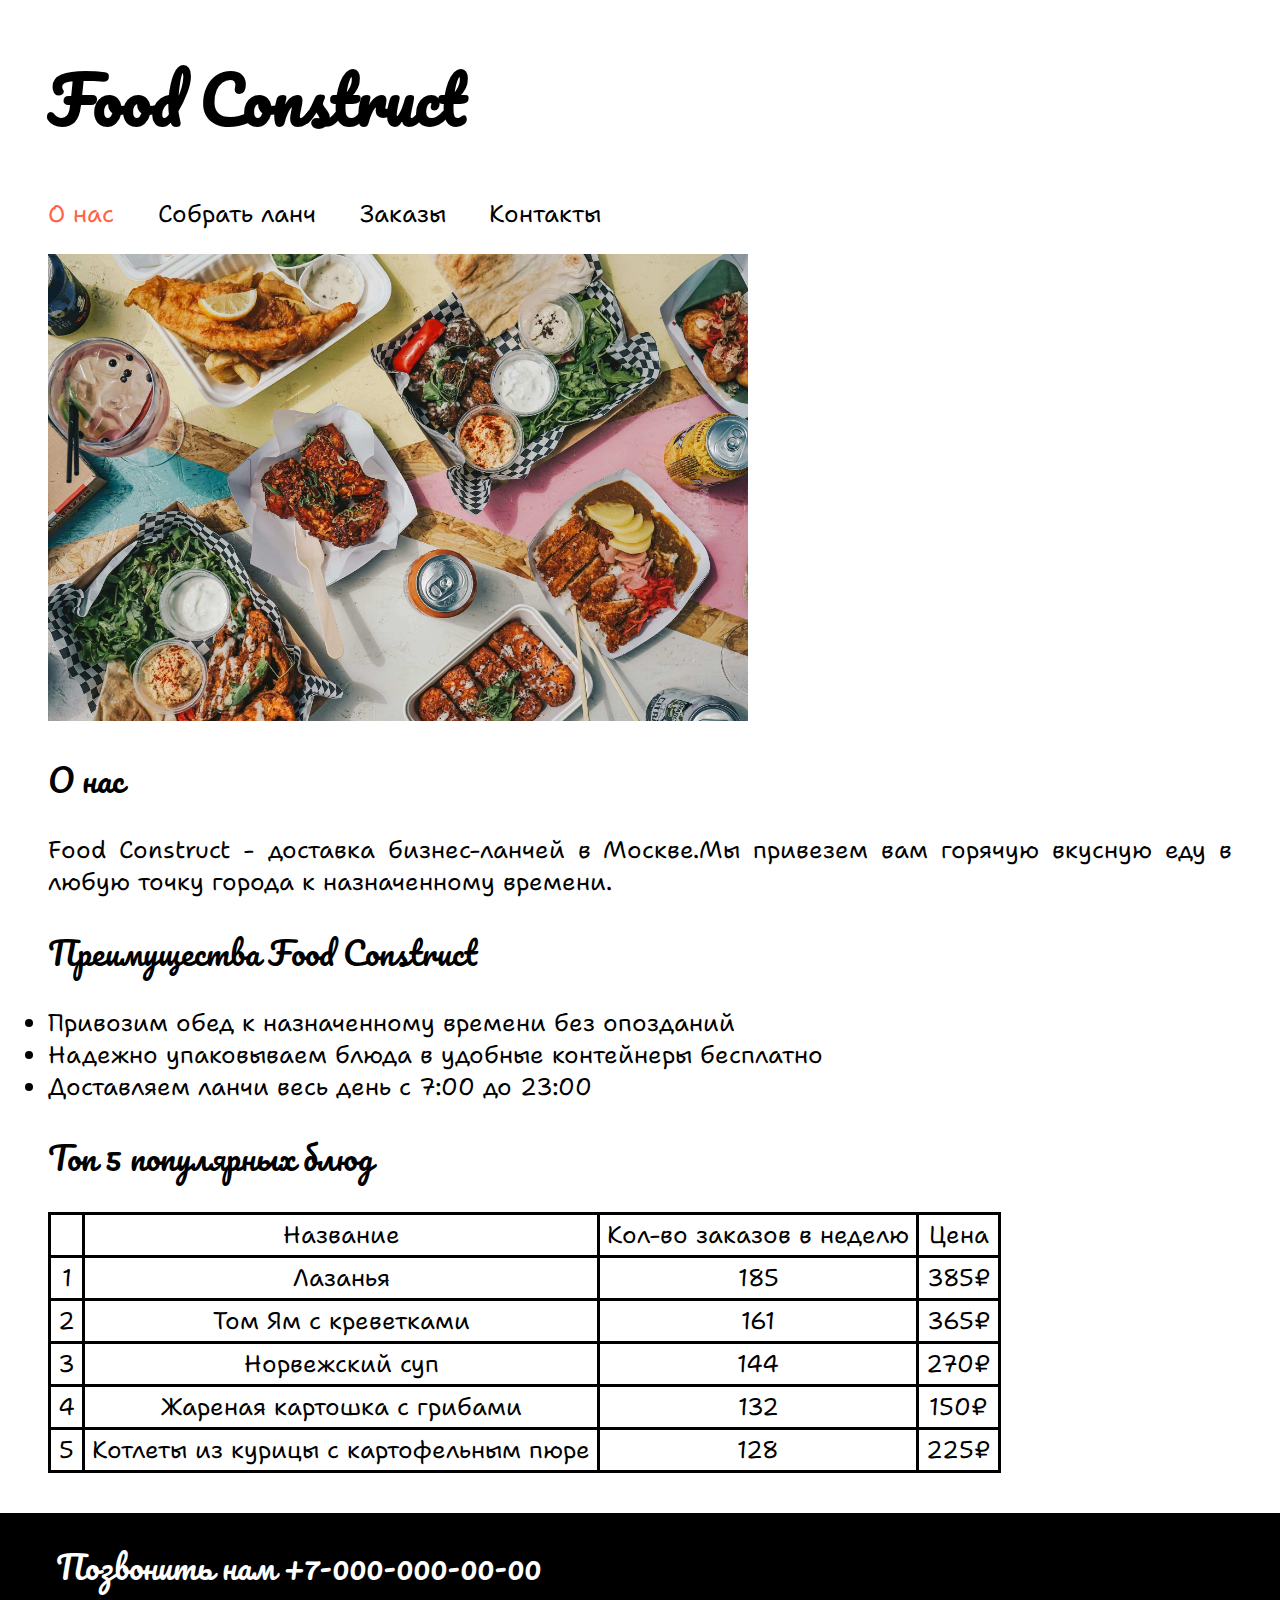
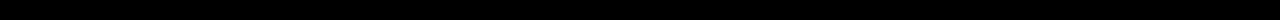
<file: index.html>
<!DOCTYPE html>
<html lang="en">
<head>
    <meta charset="UTF-8">
    <meta name="viewport" content="width=device-width, initial-scale=1.0">
    <title>Food Construct</title>
    <link rel="stylesheet" href="https://fonts.googleapis.com/css?family=Pacifico">
    <link rel="stylesheet" href="https://fonts.googleapis.com/css?family=Lobster">
    <link rel="stylesheet" href="https://fonts.googleapis.com/css?family=Shantell%20Sans">
    <link rel="stylesheet" href="style.css">
</head>
<body>
    <div class="container">
        <header class="font-h-sets">
            <h1>Food Construct</h1>
            
            <nav class="font-reg-sets">
                <ul>
                    <li><a class="active" href="#about">О нас</a></li>
                    <li><a href="./makeOrder.html">Собрать ланч</a></li>
                    <li><a href="./inDev.html">Заказы</a></li>
                    <li><a href="#footer">Контакты</a></li>
                </ul>
            </nav>  
        </header>

        <main>
            <section>

                <figure class="food-image">
                    <img src="images/lunch.jpg" alt="Куча еды">
                </figure>
                
                <h2 id="about" class="font-h-sets">О нас</h2>
                
                <p class="font-reg-sets">
                    Food Construct - доставка бизнес-ланчей в Москве.Мы привезем вам горячую вкусную еду в любую точку города
                    к назначенному времени.
                </p>
            </section>

            <section>
                <h2 class="font-h-sets">Преимущества Food Construct</h2>

                <ul class="font-reg-sets">
                    <li>Привозим обед к назначенному времени без опозданий</li>
                    <li>Надежно упаковываем блюда в удобные контейнеры бесплатно</li>
                    <li>Доставляем ланчи весь день с 7:00 до 23:00</li>
                </ul>
            </section>

            <section>
                <h2 class="font-h-sets">Топ 5 популярных блюд</h2>

                <table class="table-orders">
                    <tbody class="font-reg-sets">
                        <tr>
                            <td></td>
                            <td>Название</td>
                            <td>Кол-во заказов в неделю	</td>
                            <td>Цена</td>
                        </tr>
                        <tr>
                            <td>1</td>
                            <td>Лазанья</td>
                            <td>185</td>
                            <td>385₽</td>
                        </tr>
                        <tr>
                            <td>2</td>
                            <td>Том Ям с креветками</td>
                            <td>161</td>
                            <td>365₽</td>
                        </tr>
                        <tr>
                            <td>3</td>
                            <td>Норвежский суп</td>
                            <td>144</td>
                            <td>270₽</td>
                        </tr>
                        <tr>
                            <td>4</td>
                            <td>Жареная картошка с грибами</td>
                            <td>132</td>
                            <td>150₽</td>
                        </tr>
                        <tr>
                            <td>5</td>
                            <td>Котлеты из курицы с картофельным пюре	</td>
                            <td>128</td>
                            <td>225₽</td>
                        </tr>
                    </tbody>
                </table>
            </section>
        </main>

        <footer id="footer" class="font-h-sets">
            <p>Позвонить нам  +7-000-000-00-00</p>
        </footer>
    </div>
</body>
</html>
</file>
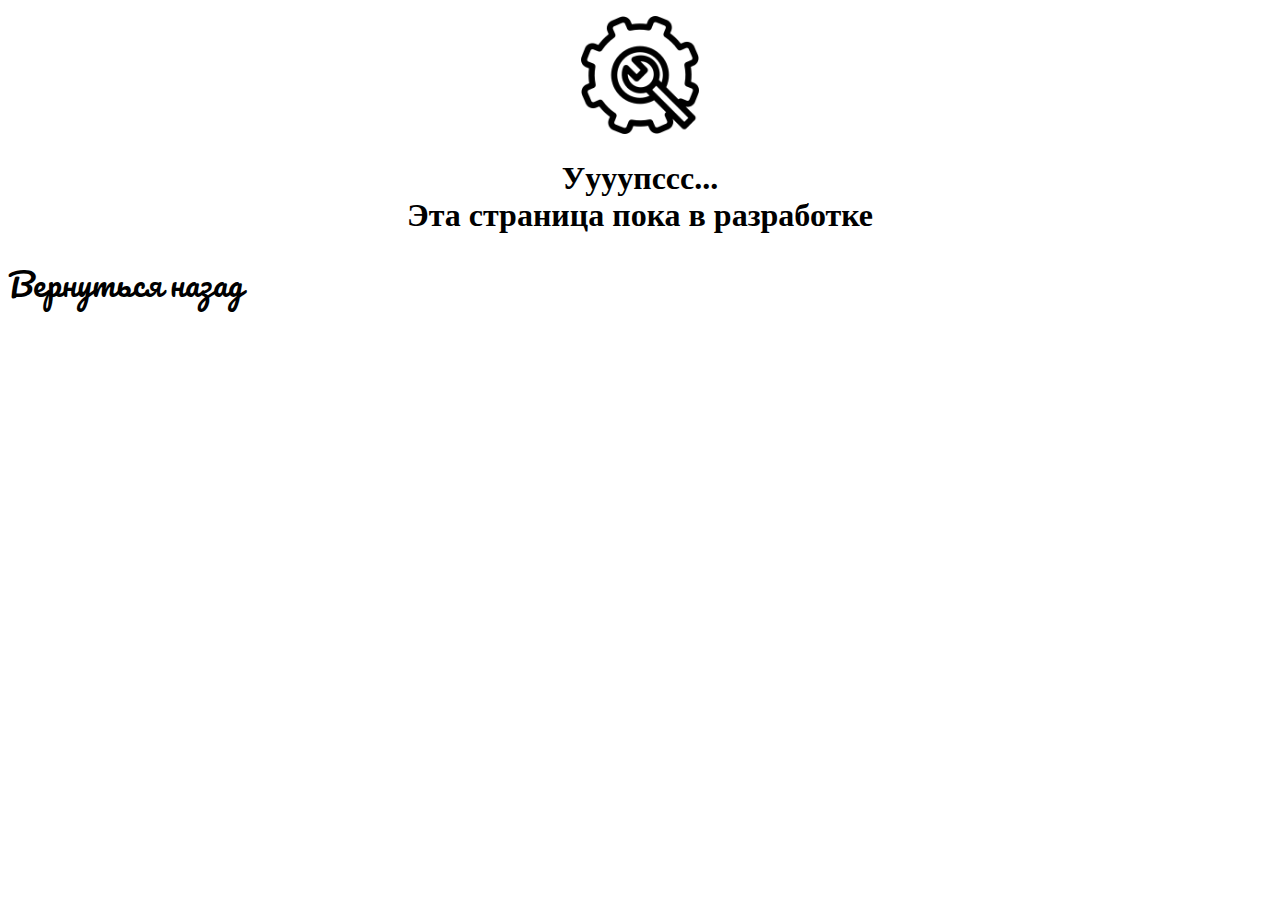
<file: inDev.html>
<!DOCTYPE html>
<html lang="en">
<head>
    <meta charset="UTF-8">
    <meta name="viewport" content="width=device-width, initial-scale=1.0">
    <link rel="stylesheet" href="https://fonts.googleapis.com/css?family=Pacifico">
    <link rel="stylesheet" href="style1.css">
    <title>Упс...</title>
</head>
<body>
    <figure>
        <img src="images/41782.png" alt="Шестеренка и гечный ключ &#128540;">
    </figure>

    <h1>Уууупссс... <br>Эта страница пока в разработке</h1>

    <p><a href="index.html">Вернуться назад</a></p>

</body>
</html>
</file>
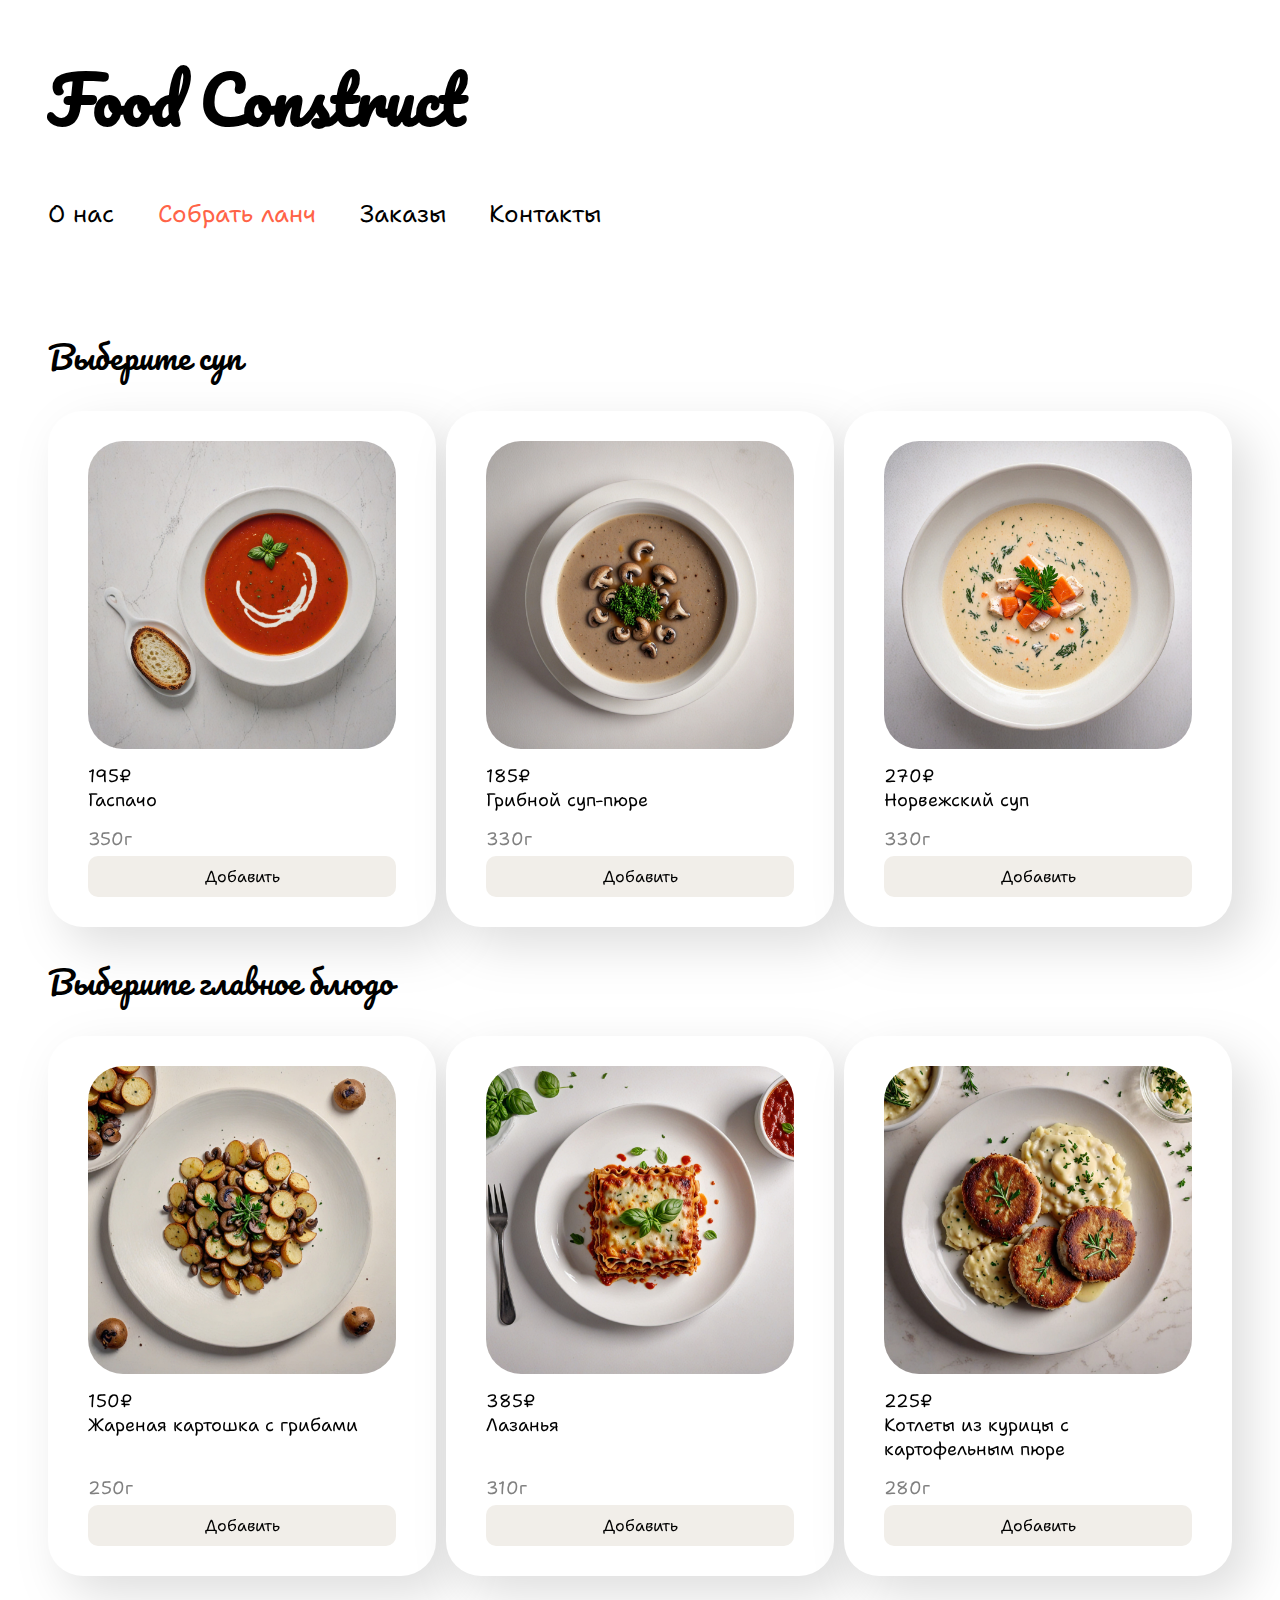
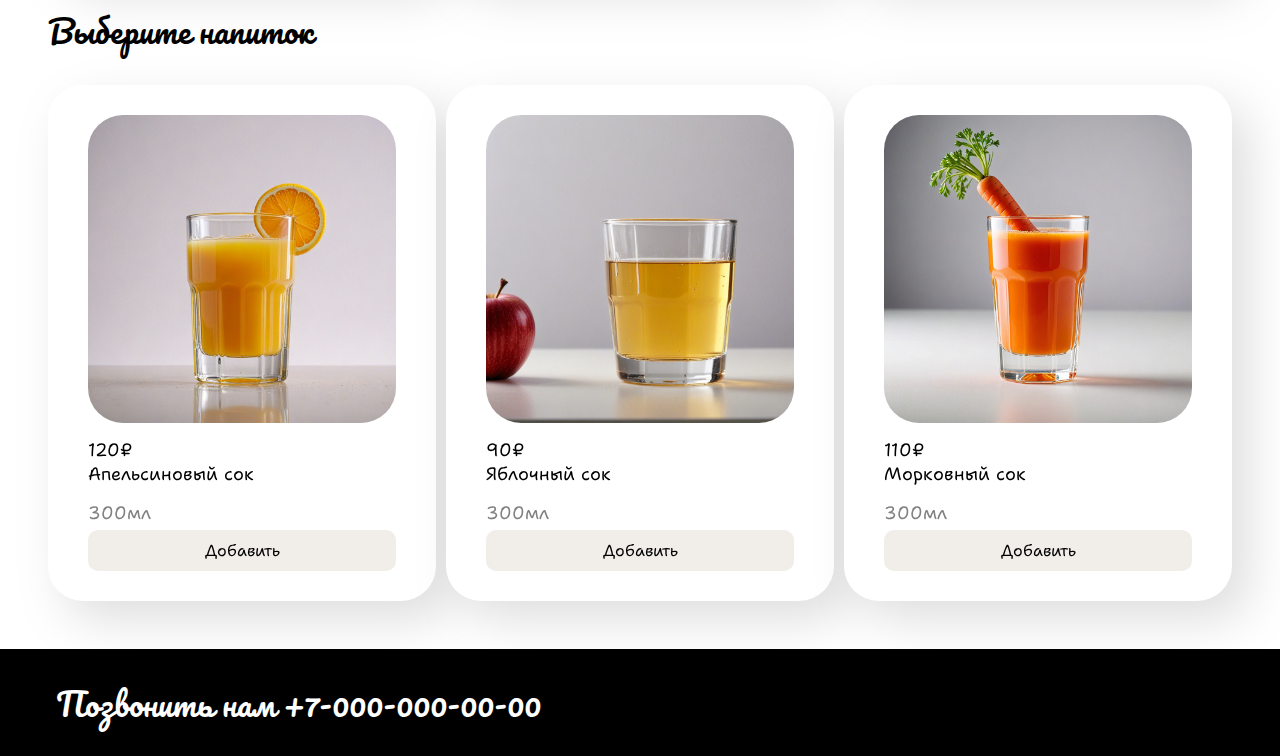
<file: makeOrder.html>
<!DOCTYPE html>
<html lang="en">
<head>
    <meta charset="UTF-8">
    <meta name="viewport" content="width=device-width, initial-scale=1.0">
    <title>Собрать заказ</title>
    <link rel="stylesheet" href="https://fonts.googleapis.com/css?family=Pacifico">
    <link rel="stylesheet" href="https://fonts.googleapis.com/css?family=Lobster">
    <link rel="stylesheet" href="https://fonts.googleapis.com/css?family=Shantell%20Sans">
    <link rel="stylesheet" href="style2.css">
</head>
<body>
    <div class="main">
        <header class="font-h-sets">
            <h1>Food Construct</h1>
            
            <nav class="font-reg-sets">
                <ul>
                    <li><a href="./index.html">О нас</a></li>
                    <li><a class="active" href="./makeOrder.html">Собрать ланч</a></li>
                    <li><a href="./inDev.html">Заказы</a></li>
                    <li><a href="#footer">Контакты</a></li>
                </ul>
            </nav>
        </header>

        <main>
            <section>

                <h2 class="font-h-sets">Выберите суп</h2>
                <div class="font-reg-sets">
                    <div class="single_order">
                        <img src="order_images/soups/gazpacho.jpg" alt="Гаспачо">
                        <p class="price-p">195₽</p>
                        <p class="name-p">Гаспачо</p>
                        <p class="weight-p">350г</p>
                        <button>Добавить</button>
                    </div>

                    <div class="single_order">
                        <img src="order_images/soups/mushroom_soup.jpg" alt="Грибной суп-пюре">
                        <p class="price-p">185₽</p>
                        <p class="name-p">Грибной суп-пюре</p>
                        <p class="weight-p">330г</p>
                        <button>Добавить</button>
                    </div>

                    <div class="single_order">
                        <img src="order_images/soups/norwegian_soup.jpg" alt="Норвежский суп">
                        <p class="price-p">270₽</p>
                        <p class="name-p">Норвежский суп</p>
                        <p class="weight-p">330г</p>
                        <button>Добавить</button>
                    </div>
                </div>
                
                <h2 class="font-h-sets">Выберите главное блюдо</h2>
                <div class="font-reg-sets">
                    <div class="single_order">
                        <img src="order_images/main_course/friedpotatoeswithmushrooms1.jpg" alt="Жареная картошка с грибами">
                        <p class="price-p">150₽</p>
                        <p class="name-p">Жареная картошка с грибами</p>
                        <p class="weight-p">250г</p>
                        <button>Добавить</button>
                    </div>

                    <div class="single_order">
                        <img src="order_images/main_course/lasagna.jpg" alt="Лазанья">
                        <p class="price-p">385₽</p>
                        <p class="name-p">Лазанья</p>
                        <p class="weight-p">310г</p>
                        <button>Добавить</button>
                    </div>

                    <div class="single_order">
                        <img src="order_images/main_course/chickencutletsandmashedpotatoes.jpg" alt="Котлеты из курицы с картофельным пюре">
                        <p class="price-p">225₽</p>
                        <p class="name-p">Котлеты из курицы с картофельным пюре</p>
                        <p class="weight-p">280г</p>
                        <button>Добавить</button>
                    </div>
                </div>

                <h2 class="font-h-sets">Выберите напиток</h2>
                <div class="font-reg-sets">
                    <div class="single_order">
                        <img src="order_images/beverages/orangejuice.jpg" alt="Апельсиновый сок">
                        <p class="price-p">120₽</p>
                        <p class="name-p">Апельсиновый сок</p>
                        <p class="weight-p">300мл</p>
                        <button>Добавить</button>
                    </div>

                    <div class="single_order">
                        <img src="order_images/beverages/applejuice.jpg" alt="Яблочный сок">
                        <p class="price-p">90₽</p>
                        <p class="name-p">Яблочный сок</p>
                        <p class="weight-p">300мл</p>
                        <button>Добавить</button>
                    </div>

                    <div class="single_order">
                        <img src="order_images/beverages/carrotjuice.jpg" alt="Морковный сок">
                        <p class="price-p">110₽</p>
                        <p class="name-p">Морковный сок</p>
                        <p class="weight-p">300мл</p>
                        <button>Добавить</button>
                    </div>
                </div>

            </section>
        </main>

        <footer id="footer" class="font-h-sets">
            <p>Позвонить нам  +7-000-000-00-00</p>
        </footer>
    </div>
</body>
</html>
</file>
<file: style.css>
* {
    box-sizing: border-box;
}

.font-h-sets {
    font-family: "Pacifico";
    font-weight: 400;
    font-size: 32px;
}

.font-reg-sets {
    font-family: "Shantell Sans";
    font-weight: 400;
    font-size: 24px;
}

.container {
    display: flex;
    flex-direction: column;
    min-height: 100vh;
}

body {
    margin: 0;
}

header nav {
    margin: 24px 3rem;
}

header h1 {
    margin-left: 3rem;
}

header ul {
    display: flex;
    flex-wrap: wrap;
    grid-gap: 15px;

    list-style: none;
    padding: 0;
}

header li {
    display: inline;
    margin-right: 1.8rem;
}

header a {
    text-decoration: none;
    color: black;
}

header a:hover {
    color: tomato;
}

.active {
    color: tomato;
}

footer {
    background-color: black;
    color: white;
    padding: 0.1rem 0;
    padding-left: 2rem;
}

footer p {
    margin: 0;
    padding: 1.5rem;
}

main {
    margin: 0 3rem;
    flex:1;
}

main ul {
    padding: 0;
}

main p {
    text-align: justify;
}

.food-image {
    margin: 0;
}

.food-image > img {
    height: 100%;
    width: 700px;
}

.table-orders {
    border-collapse:collapse;
    text-align:center;
    margin-bottom: 2.5rem;
}

.table-orders th, td { 
    padding:10px 7px;
    line-height:20px;
    vertical-align: middle;
    border: 3px solid #000000;
}

@media only screen and (max-width: 800px) {
    header ul {
        flex-direction: row;
        justify-content: space-between;
    }

    .food-image > img {
        width: 500px;
    }
}

@media only screen and (max-width: 600px) {
    header h1 {
        text-align: center;
        margin-left: 0;
    }

    header ul {
        flex-direction: column;
        align-items: center;
        font-size: 28px;
    }

    .table-orders tbody {
        font-size: 22px;
    }

    .table-orders {
        width: 100%;
    }

    .food-image > img {
        width: 100%;
    }
}

@media only screen and (max-width: 400px) {
    .table-orders tbody {
        font-size: 20px;
    }
}
</file>
<file: style1.css>
figure {
    text-align: center;
}

figure > img {
    width: 10%;
    height: 10%;
}

body h1 {
    text-align: center;
}

body a {
    font-family: Pacifico;
    font-size:xx-large;
    font-weight: 400;
    text-decoration: none;
    color: black;
}

body p {
    text-align: left;
}

body a:hover {
    color: coral;
}
</file>
<file: style2.css>
* {
    box-sizing: border-box;
    caret-color: transparent;
}

.font-h-sets {
    font-family: "Pacifico";
    font-weight: 400;
    font-size:32px;
}

.font-reg-sets {
    font-family: "Shantell Sans";
    font-weight: 400;
    font-size: 24px;
}

.font-oth-sets {
    font-family: "Lobster";
    font-weight: 400;
    font-size: 24px;
}

.main {
    display: flex;
    flex-direction: column;
    min-height: 100vh;
}

body {
    margin: 0;
}

header nav {
    margin: 24px 3rem;
}

header h1 {
    margin-left: 3rem;
}

header ul {
    display: flex;
    flex-wrap: wrap;
    grid-gap: 15px;

    list-style: none;
    padding: 0;
}

header li {
    display: inline;
    margin-right: 1.8rem;
}

header a {
    text-decoration: none;
    color: black;
}

header a:hover {
    color:tomato;
}

.active {
    color: tomato;
}

main {
    flex:1;
    margin: 3rem 3rem 3rem 3rem;
}

section > div {
    display: grid;
    grid-template-columns: 1fr 1fr 1fr;
    gap: 10px;
}

.single_order {
    display: flex;
    flex-wrap: wrap;
    justify-content: left;
    flex-direction: column;

    border-radius: 35px;
    padding: 30px 40px;
    filter: drop-shadow(17px 19px 24px rgba(0, 0, 0, 0.13));
    background-color: white;

    cursor: pointer;
}

.single_order:hover {
    border:2px solid tomato;
    border-radius: 35px;
}

.single_order:hover button {
    background-color: lightgray;
}

.single_order > img {
    width: 100%;  
    border-radius: 35px ;
}

.single_order > button {
    border: 0;
    border-radius: 10px;
    background-color: #f1eee9;
    margin-top: 5px;
    padding: 10px 30px;
    cursor: pointer;

    font-family: "Shantell Sans";
    font-size: 16px;
    font-weight: 400;
}

.weight-p {
    color: gray;
    margin: 0;
    margin-top: 15px;
    font-size: large;
}

.name-p {
    margin: 0;
    font-size: large;
    flex: 1;
}

.price-p {
    margin: 0;
    margin-top: 15px;
    font-size: large;
}

footer {
    bottom: 100%;

    background-color: black;
    color: white;
    padding: 0.1rem 0;
    padding-left: 2rem;
}

footer p {
    margin: 0;
    padding: 1.5rem;
}

@media only screen and (max-width: 800px) {
    header ul {
        flex-direction: row;
        justify-content: space-between;
    }
    main > section > div {
        grid-template-columns: 1fr 1fr;
    }
}

@media only screen and (max-width: 600px) {

    main {
        margin:15px;
    }

    header h1{
        margin-left: 0;
        text-align: center;
    }

    header ul{
        flex-direction: column;
        align-items: center;
    }

    header a {
        font-size: 28px;
    }

    section > h2 {
        text-align: center;
    }

    main > section > div {
        grid-template-columns: 1fr;
        align-items: stretch;
    }

}
</file>
